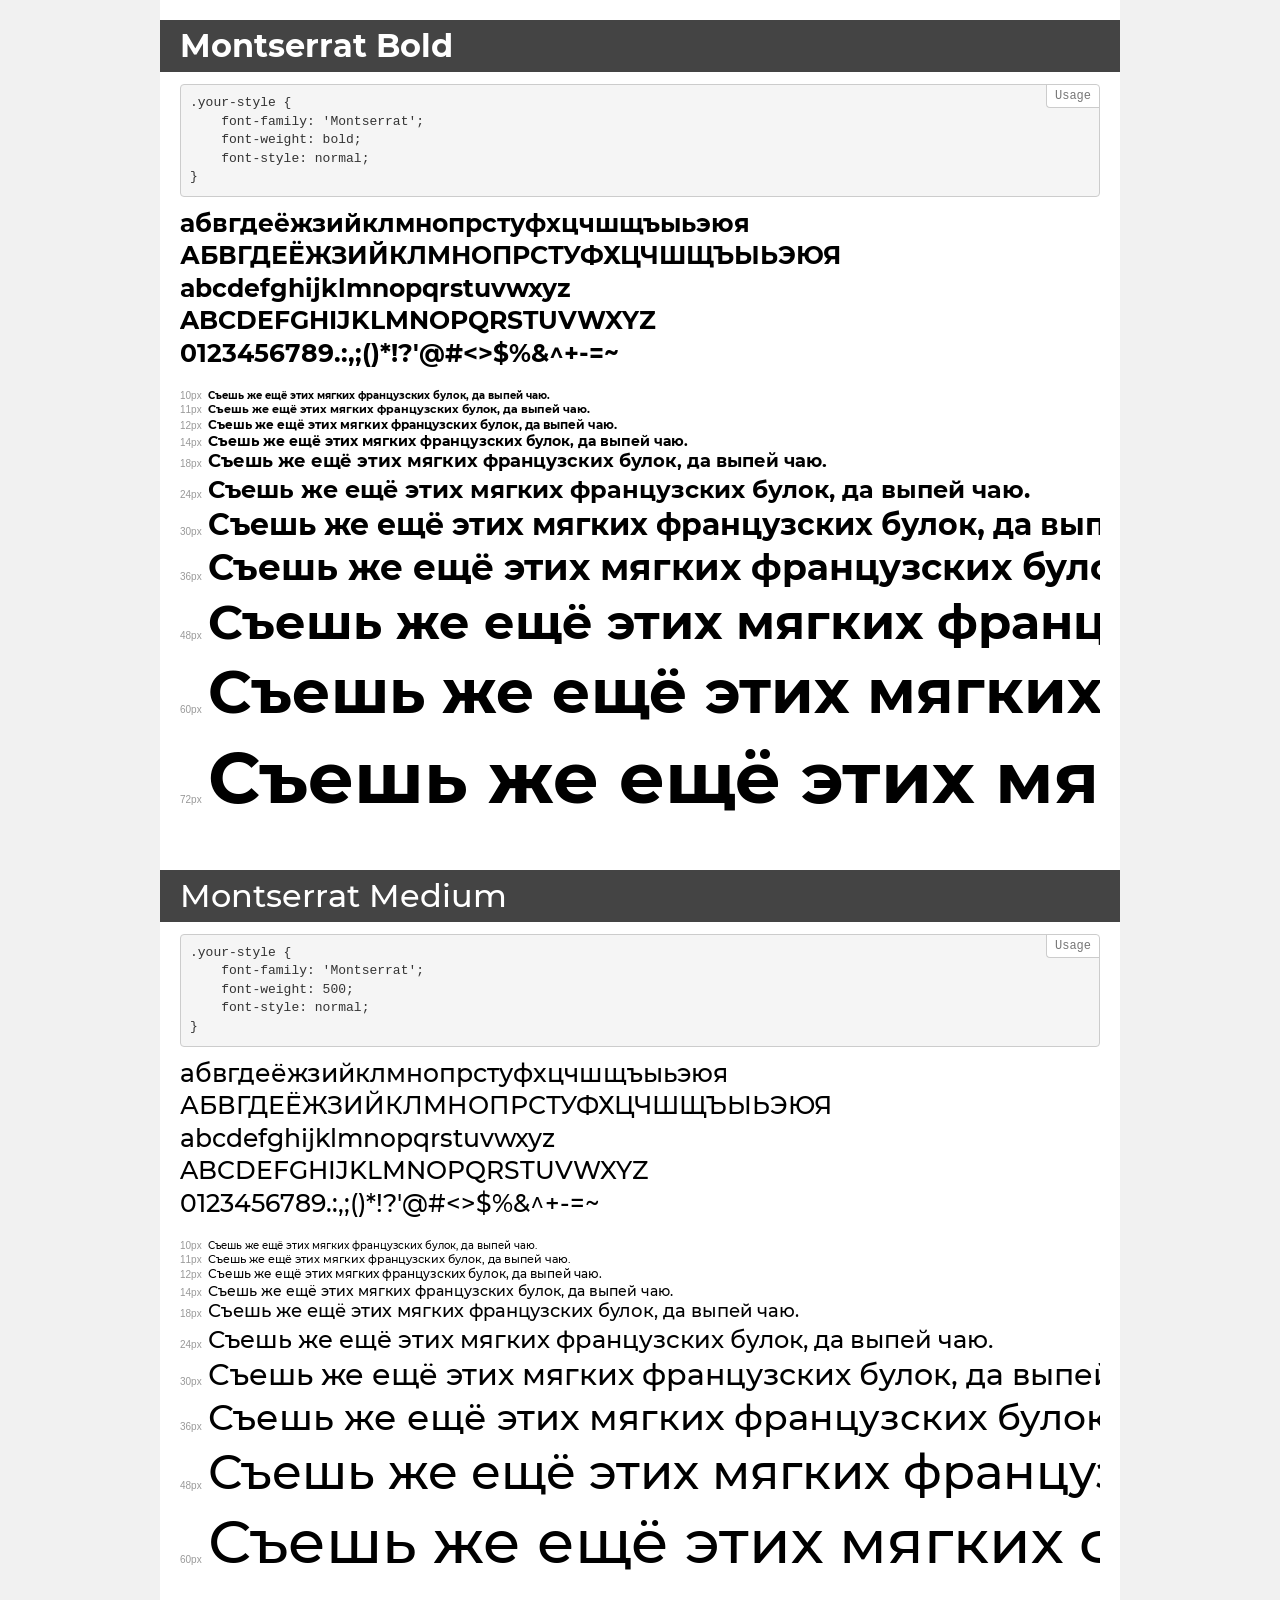
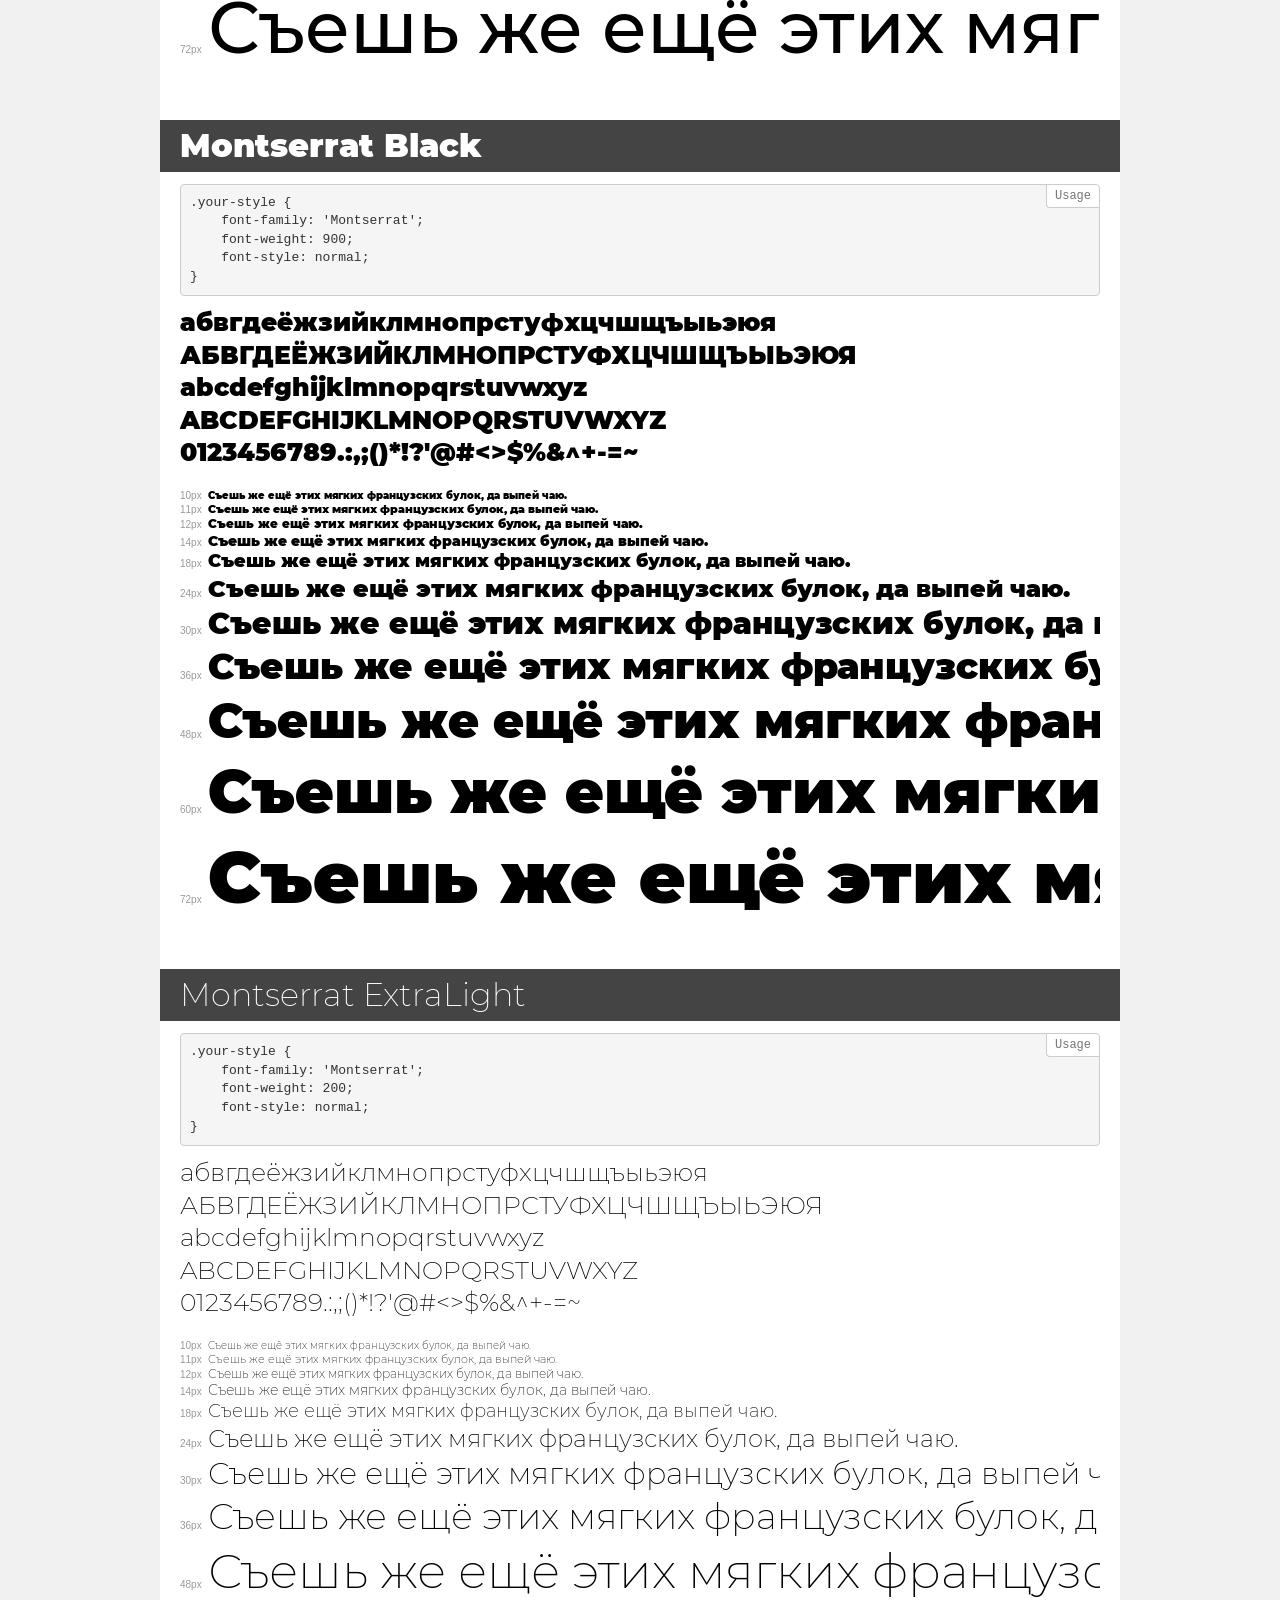
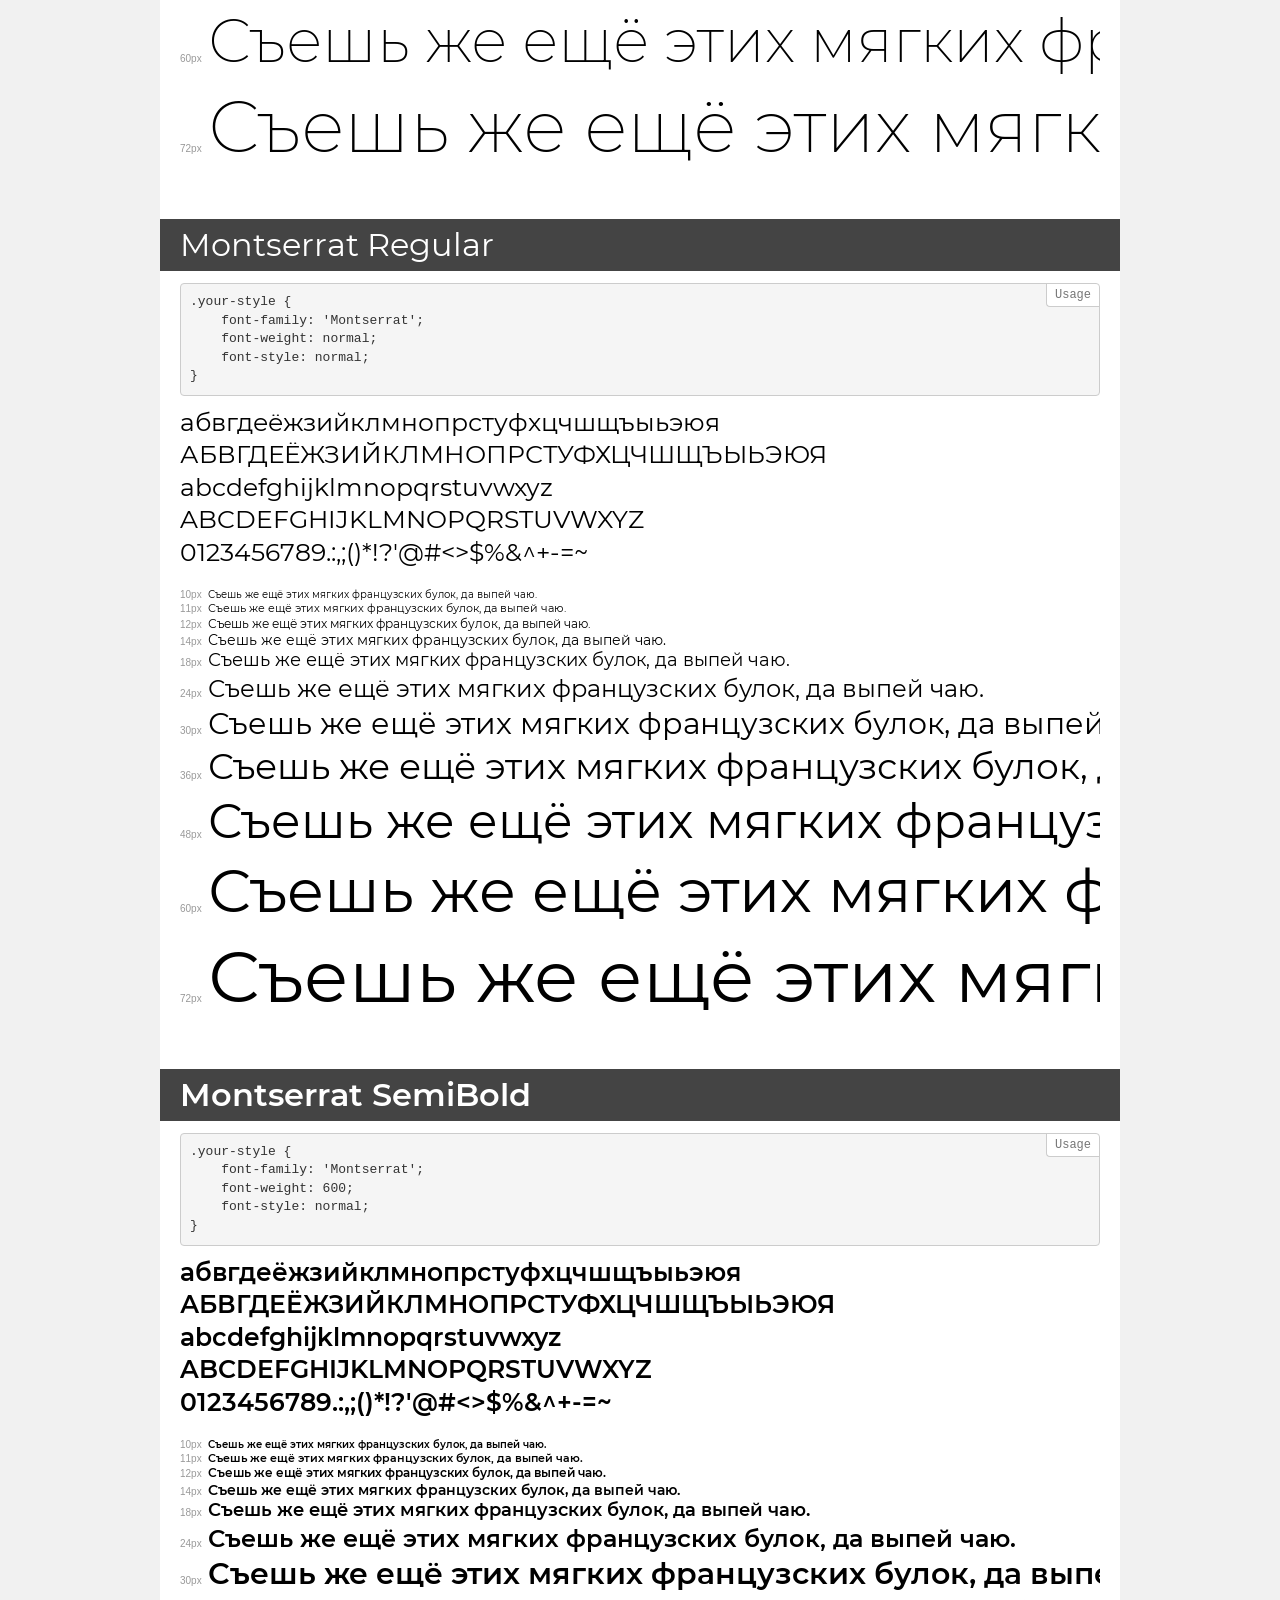
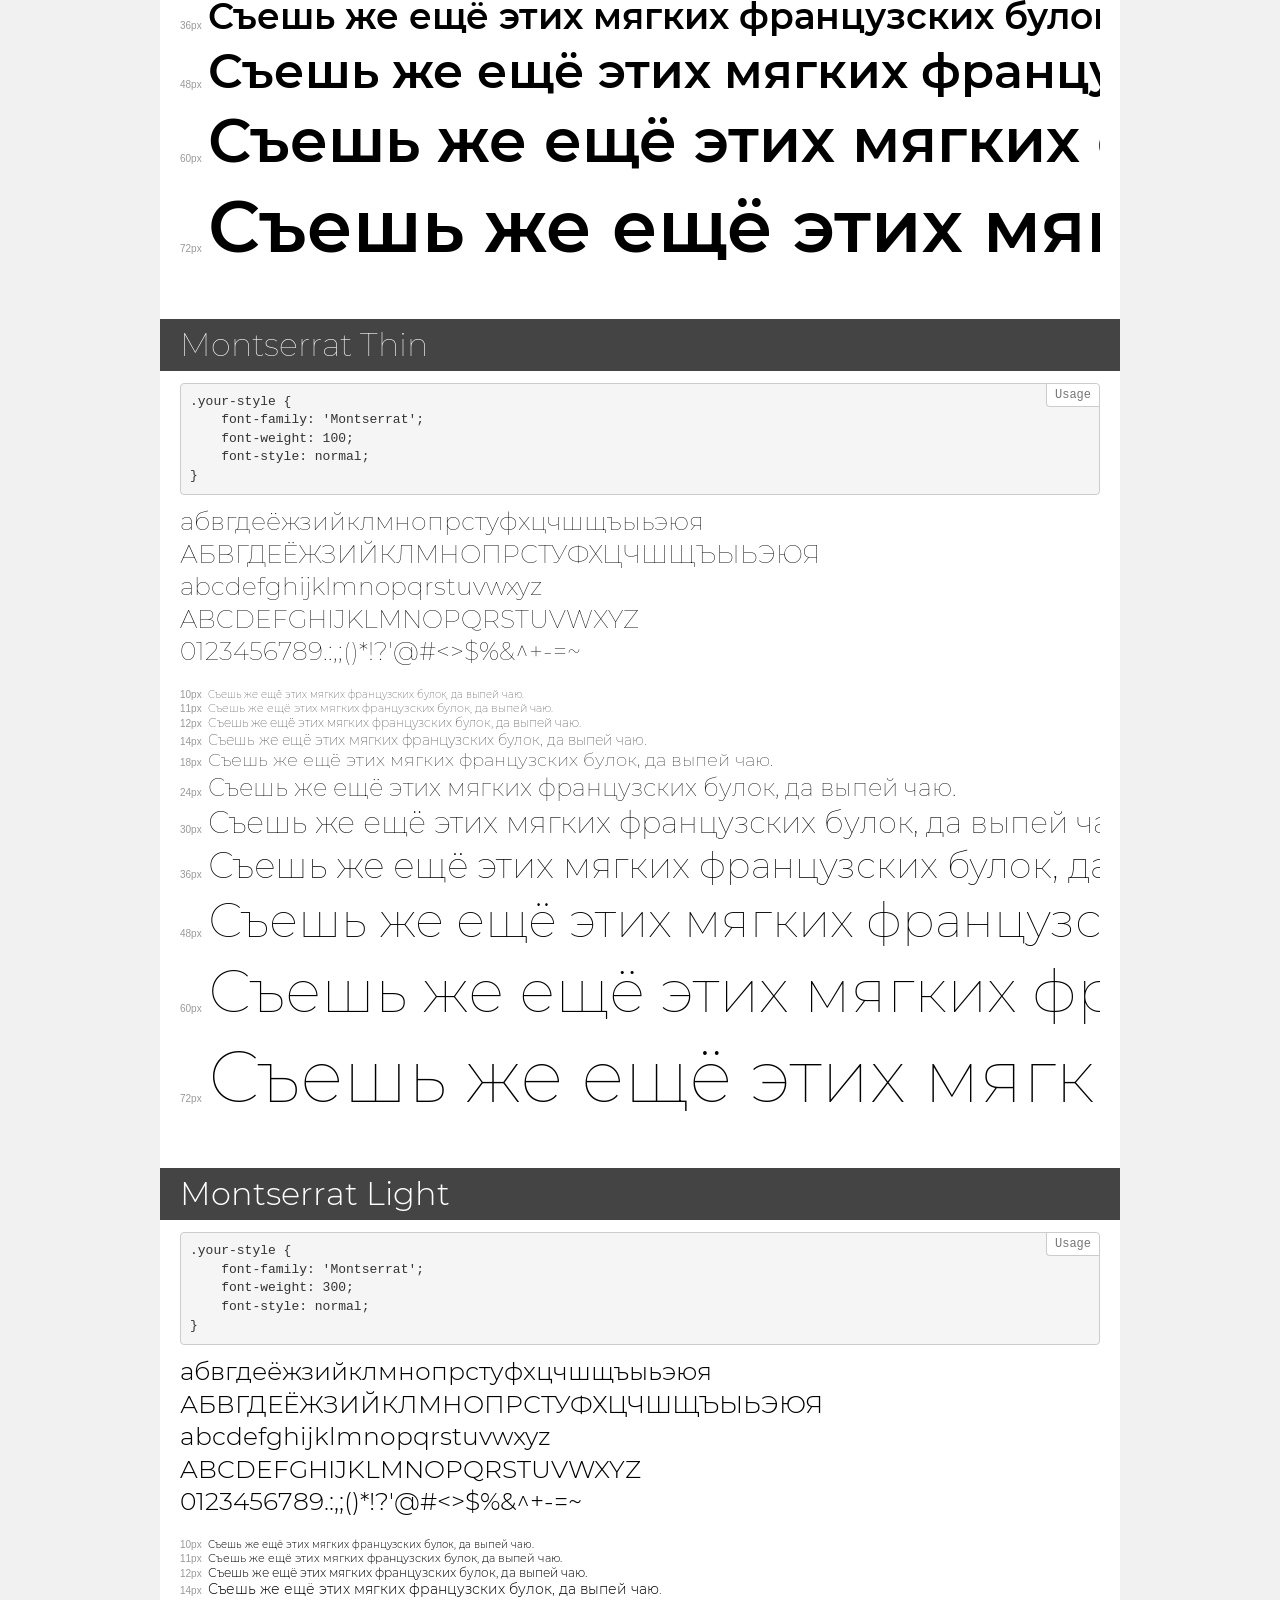
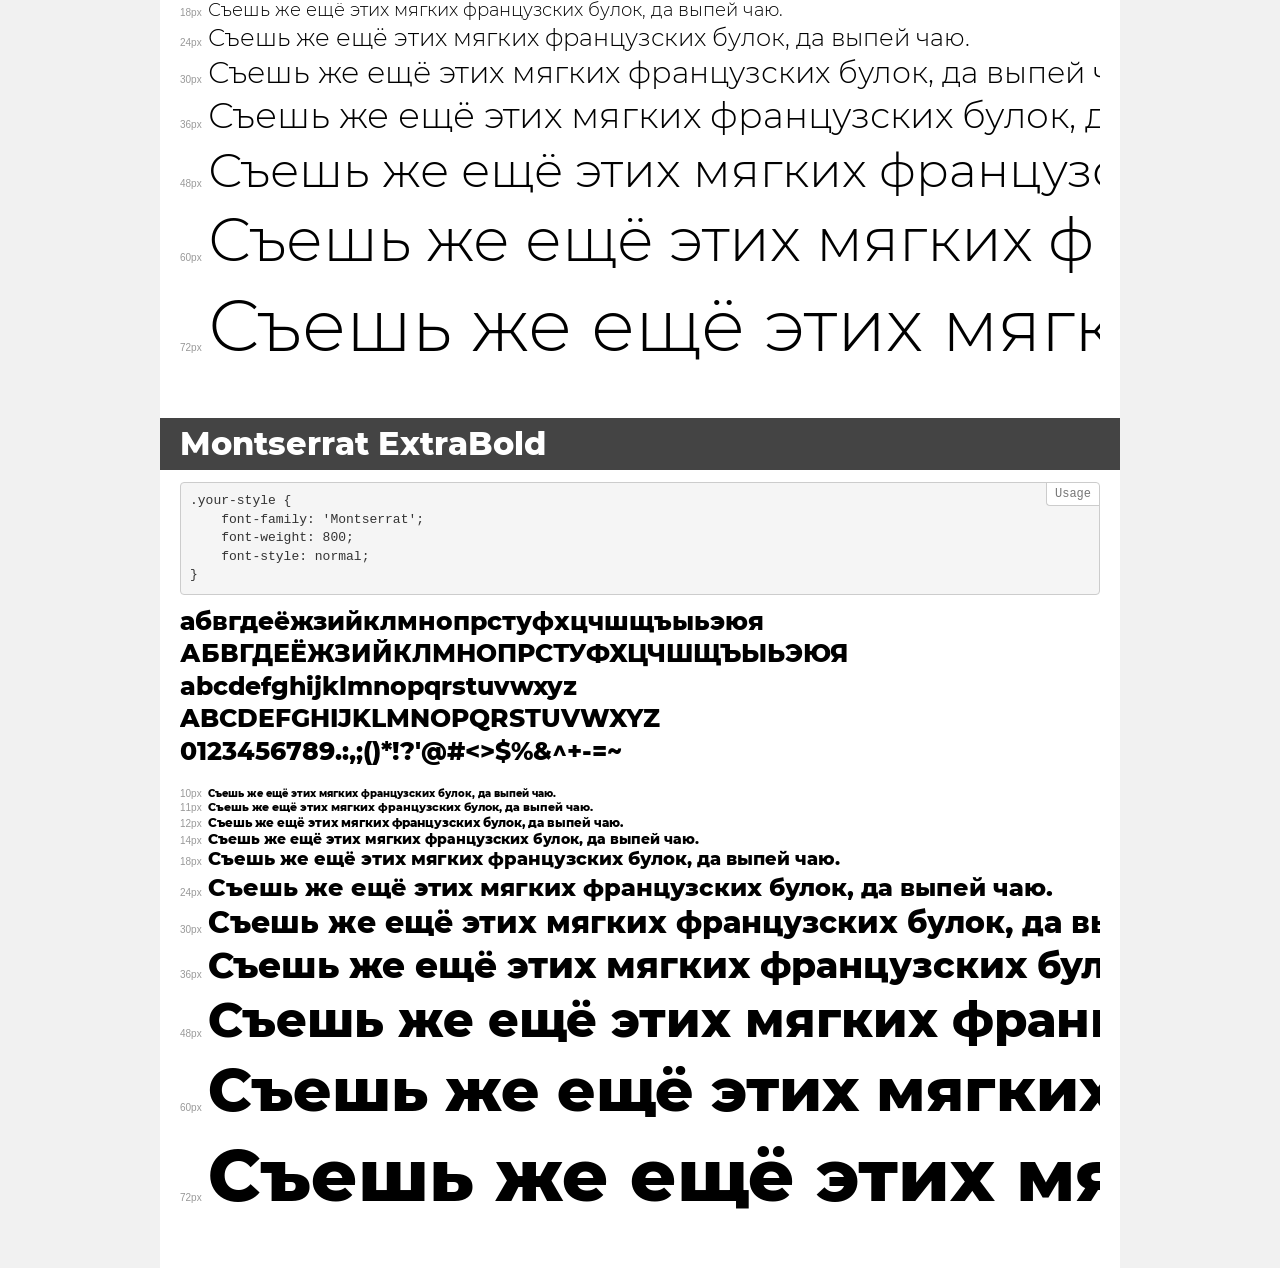
<file: fonts/demo.html>
<!DOCTYPE html>
<html>
<head>
    <meta charset="utf-8">
    <meta http-equiv="X-UA-Compatible" content="IE=edge">
    <meta name="viewport" content="width=device-width, initial-scale=1">
    <meta name="robots" content="noindex, noarchive">
    <meta name="format-detection" content="telephone=no">
    <title>Transfonter demo</title>
    <link href="stylesheet.css" rel="stylesheet">
    <style>
        /*
        http://meyerweb.com/eric/tools/css/reset/
        v2.0 | 20110126
        License: none (public domain)
        */
        html, body, div, span, applet, object, iframe,
        h1, h2, h3, h4, h5, h6, p, blockquote, pre,
        a, abbr, acronym, address, big, cite, code,
        del, dfn, em, img, ins, kbd, q, s, samp,
        small, strike, strong, sub, sup, tt, var,
        b, u, i, center,
        dl, dt, dd, ol, ul, li,
        fieldset, form, label, legend,
        table, caption, tbody, tfoot, thead, tr, th, td,
        article, aside, canvas, details, embed,
        figure, figcaption, footer, header, hgroup,
        menu, nav, output, ruby, section, summary,
        time, mark, audio, video {
            margin: 0;
            padding: 0;
            border: 0;
            font-size: 100%;
            font: inherit;
            vertical-align: baseline;
        }
        /* HTML5 display-role reset for older browsers */
        article, aside, details, figcaption, figure,
        footer, header, hgroup, menu, nav, section {
            display: block;
        }
        body {
            line-height: 1;
        }
        ol, ul {
            list-style: none;
        }
        blockquote, q {
            quotes: none;
        }
        blockquote:before, blockquote:after,
        q:before, q:after {
            content: '';
            content: none;
        }
        table {
            border-collapse: collapse;
            border-spacing: 0;
        }
        /* common styles */
        body {
            background: #f1f1f1;
            color: #000;
        }
        .page {
            background: #fff;
            width: 920px;
            margin: 0 auto;
            padding: 20px 20px 0 20px;
            overflow: hidden;
        }
        .font-container {
            overflow-x: auto;
            overflow-y: hidden;
            margin-bottom: 40px;
            line-height: 1.3;
            white-space: nowrap;
            padding-bottom: 5px;
        }
        h1 {
            position: relative;
            background: #444;
            font-size: 32px;
            color: #fff;
            padding: 10px 20px;
            margin: 0 -20px 12px -20px;
        }
        .letters {
            font-size: 25px;
            margin-bottom: 20px;
        }
        .s10:before {
            content: '10px';
        }
        .s11:before {
            content: '11px';
        }
        .s12:before {
            content: '12px';
        }
        .s14:before {
            content: '14px';
        }
        .s18:before {
            content: '18px';
        }
        .s24:before {
            content: '24px';
        }
        .s30:before {
            content: '30px';
        }
        .s36:before {
            content: '36px';
        }
        .s48:before {
            content: '48px';
        }
        .s60:before {
            content: '60px';
        }
        .s72:before {
            content: '72px';
        }
        .s10:before, .s11:before, .s12:before, .s14:before,
        .s18:before, .s24:before, .s30:before, .s36:before,
        .s48:before, .s60:before, .s72:before {
            font-family: Arial, sans-serif;
            font-size: 10px;
            font-weight: normal;
            font-style: normal;
            color: #999;
            padding-right: 6px;
        }
        pre {
            display: block;
            position: relative;
            padding: 9px;
            margin: 0 0 10px;
            font-family: Monaco, Menlo, Consolas, "Courier New", monospace !important;
            font-size: 13px;
            line-height: 1.428571429;
            color: #333;
            font-weight: normal !important;
            font-style: normal !important;
            background-color: #f5f5f5;
            border: 1px solid #ccc;
            overflow-x: auto;
            border-radius: 4px;
        }
        pre:after {
            display: block;
            position: absolute;
            right: 0;
            top: 0;
            content: 'Usage';
            line-height: 1;
            padding: 5px 8px;
            font-size: 12px;
            color: #767676;
            background-color: #fff;
            border: 1px solid #ccc;
            border-right: none;
            border-top: none;
            border-radius: 0 4px 0 4px;
            z-index: 10;
        }
        /* responsive */
        @media (max-width: 959px) {
            .page {
                width: auto;
                margin: 0;
            }
        }
    </style>
</head>
<body>
<div class="page">
    <div class="demo" style="font-family: 'Montserrat'; font-weight: bold; font-style: normal;">
        <h1>Montserrat Bold</h1>
        <pre>.your-style {
    font-family: 'Montserrat';
    font-weight: bold;
    font-style: normal;
}</pre>
        <div class="font-container">
            <p class="letters">
                абвгдеёжзийклмнопрстуфхцчшщъыьэюя<br>
АБВГДЕЁЖЗИЙКЛМНОПРСТУФХЦЧШЩЪЫЬЭЮЯ<br>
abcdefghijklmnopqrstuvwxyz<br>
ABCDEFGHIJKLMNOPQRSTUVWXYZ<br>
                0123456789.:,;()*!?'@#<>$%&^+-=~
            </p>
            <p class="s10" style="font-size: 10px;">Съешь же ещё этих мягких французских булок, да выпей чаю.</p>
            <p class="s11" style="font-size: 11px;">Съешь же ещё этих мягких французских булок, да выпей чаю.</p>
            <p class="s12" style="font-size: 12px;">Съешь же ещё этих мягких французских булок, да выпей чаю.</p>
            <p class="s14" style="font-size: 14px;">Съешь же ещё этих мягких французских булок, да выпей чаю.</p>
            <p class="s18" style="font-size: 18px;">Съешь же ещё этих мягких французских булок, да выпей чаю.</p>
            <p class="s24" style="font-size: 24px;">Съешь же ещё этих мягких французских булок, да выпей чаю.</p>
            <p class="s30" style="font-size: 30px;">Съешь же ещё этих мягких французских булок, да выпей чаю.</p>
            <p class="s36" style="font-size: 36px;">Съешь же ещё этих мягких французских булок, да выпей чаю.</p>
            <p class="s48" style="font-size: 48px;">Съешь же ещё этих мягких французских булок, да выпей чаю.</p>
            <p class="s60" style="font-size: 60px;">Съешь же ещё этих мягких французских булок, да выпей чаю.</p>
            <p class="s72" style="font-size: 72px;">Съешь же ещё этих мягких французских булок, да выпей чаю.</p>
        </div>
    </div>
    <div class="demo" style="font-family: 'Montserrat'; font-weight: 500; font-style: normal;">
        <h1>Montserrat Medium</h1>
        <pre>.your-style {
    font-family: 'Montserrat';
    font-weight: 500;
    font-style: normal;
}</pre>
        <div class="font-container">
            <p class="letters">
                абвгдеёжзийклмнопрстуфхцчшщъыьэюя<br>
АБВГДЕЁЖЗИЙКЛМНОПРСТУФХЦЧШЩЪЫЬЭЮЯ<br>
abcdefghijklmnopqrstuvwxyz<br>
ABCDEFGHIJKLMNOPQRSTUVWXYZ<br>
                0123456789.:,;()*!?'@#<>$%&^+-=~
            </p>
            <p class="s10" style="font-size: 10px;">Съешь же ещё этих мягких французских булок, да выпей чаю.</p>
            <p class="s11" style="font-size: 11px;">Съешь же ещё этих мягких французских булок, да выпей чаю.</p>
            <p class="s12" style="font-size: 12px;">Съешь же ещё этих мягких французских булок, да выпей чаю.</p>
            <p class="s14" style="font-size: 14px;">Съешь же ещё этих мягких французских булок, да выпей чаю.</p>
            <p class="s18" style="font-size: 18px;">Съешь же ещё этих мягких французских булок, да выпей чаю.</p>
            <p class="s24" style="font-size: 24px;">Съешь же ещё этих мягких французских булок, да выпей чаю.</p>
            <p class="s30" style="font-size: 30px;">Съешь же ещё этих мягких французских булок, да выпей чаю.</p>
            <p class="s36" style="font-size: 36px;">Съешь же ещё этих мягких французских булок, да выпей чаю.</p>
            <p class="s48" style="font-size: 48px;">Съешь же ещё этих мягких французских булок, да выпей чаю.</p>
            <p class="s60" style="font-size: 60px;">Съешь же ещё этих мягких французских булок, да выпей чаю.</p>
            <p class="s72" style="font-size: 72px;">Съешь же ещё этих мягких французских булок, да выпей чаю.</p>
        </div>
    </div>
    <div class="demo" style="font-family: 'Montserrat'; font-weight: 900; font-style: normal;">
        <h1>Montserrat Black</h1>
        <pre>.your-style {
    font-family: 'Montserrat';
    font-weight: 900;
    font-style: normal;
}</pre>
        <div class="font-container">
            <p class="letters">
                абвгдеёжзийклмнопрстуфхцчшщъыьэюя<br>
АБВГДЕЁЖЗИЙКЛМНОПРСТУФХЦЧШЩЪЫЬЭЮЯ<br>
abcdefghijklmnopqrstuvwxyz<br>
ABCDEFGHIJKLMNOPQRSTUVWXYZ<br>
                0123456789.:,;()*!?'@#<>$%&^+-=~
            </p>
            <p class="s10" style="font-size: 10px;">Съешь же ещё этих мягких французских булок, да выпей чаю.</p>
            <p class="s11" style="font-size: 11px;">Съешь же ещё этих мягких французских булок, да выпей чаю.</p>
            <p class="s12" style="font-size: 12px;">Съешь же ещё этих мягких французских булок, да выпей чаю.</p>
            <p class="s14" style="font-size: 14px;">Съешь же ещё этих мягких французских булок, да выпей чаю.</p>
            <p class="s18" style="font-size: 18px;">Съешь же ещё этих мягких французских булок, да выпей чаю.</p>
            <p class="s24" style="font-size: 24px;">Съешь же ещё этих мягких французских булок, да выпей чаю.</p>
            <p class="s30" style="font-size: 30px;">Съешь же ещё этих мягких французских булок, да выпей чаю.</p>
            <p class="s36" style="font-size: 36px;">Съешь же ещё этих мягких французских булок, да выпей чаю.</p>
            <p class="s48" style="font-size: 48px;">Съешь же ещё этих мягких французских булок, да выпей чаю.</p>
            <p class="s60" style="font-size: 60px;">Съешь же ещё этих мягких французских булок, да выпей чаю.</p>
            <p class="s72" style="font-size: 72px;">Съешь же ещё этих мягких французских булок, да выпей чаю.</p>
        </div>
    </div>
    <div class="demo" style="font-family: 'Montserrat'; font-weight: 200; font-style: normal;">
        <h1>Montserrat ExtraLight</h1>
        <pre>.your-style {
    font-family: 'Montserrat';
    font-weight: 200;
    font-style: normal;
}</pre>
        <div class="font-container">
            <p class="letters">
                абвгдеёжзийклмнопрстуфхцчшщъыьэюя<br>
АБВГДЕЁЖЗИЙКЛМНОПРСТУФХЦЧШЩЪЫЬЭЮЯ<br>
abcdefghijklmnopqrstuvwxyz<br>
ABCDEFGHIJKLMNOPQRSTUVWXYZ<br>
                0123456789.:,;()*!?'@#<>$%&^+-=~
            </p>
            <p class="s10" style="font-size: 10px;">Съешь же ещё этих мягких французских булок, да выпей чаю.</p>
            <p class="s11" style="font-size: 11px;">Съешь же ещё этих мягких французских булок, да выпей чаю.</p>
            <p class="s12" style="font-size: 12px;">Съешь же ещё этих мягких французских булок, да выпей чаю.</p>
            <p class="s14" style="font-size: 14px;">Съешь же ещё этих мягких французских булок, да выпей чаю.</p>
            <p class="s18" style="font-size: 18px;">Съешь же ещё этих мягких французских булок, да выпей чаю.</p>
            <p class="s24" style="font-size: 24px;">Съешь же ещё этих мягких французских булок, да выпей чаю.</p>
            <p class="s30" style="font-size: 30px;">Съешь же ещё этих мягких французских булок, да выпей чаю.</p>
            <p class="s36" style="font-size: 36px;">Съешь же ещё этих мягких французских булок, да выпей чаю.</p>
            <p class="s48" style="font-size: 48px;">Съешь же ещё этих мягких французских булок, да выпей чаю.</p>
            <p class="s60" style="font-size: 60px;">Съешь же ещё этих мягких французских булок, да выпей чаю.</p>
            <p class="s72" style="font-size: 72px;">Съешь же ещё этих мягких французских булок, да выпей чаю.</p>
        </div>
    </div>
    <div class="demo" style="font-family: 'Montserrat'; font-weight: normal; font-style: normal;">
        <h1>Montserrat Regular</h1>
        <pre>.your-style {
    font-family: 'Montserrat';
    font-weight: normal;
    font-style: normal;
}</pre>
        <div class="font-container">
            <p class="letters">
                абвгдеёжзийклмнопрстуфхцчшщъыьэюя<br>
АБВГДЕЁЖЗИЙКЛМНОПРСТУФХЦЧШЩЪЫЬЭЮЯ<br>
abcdefghijklmnopqrstuvwxyz<br>
ABCDEFGHIJKLMNOPQRSTUVWXYZ<br>
                0123456789.:,;()*!?'@#<>$%&^+-=~
            </p>
            <p class="s10" style="font-size: 10px;">Съешь же ещё этих мягких французских булок, да выпей чаю.</p>
            <p class="s11" style="font-size: 11px;">Съешь же ещё этих мягких французских булок, да выпей чаю.</p>
            <p class="s12" style="font-size: 12px;">Съешь же ещё этих мягких французских булок, да выпей чаю.</p>
            <p class="s14" style="font-size: 14px;">Съешь же ещё этих мягких французских булок, да выпей чаю.</p>
            <p class="s18" style="font-size: 18px;">Съешь же ещё этих мягких французских булок, да выпей чаю.</p>
            <p class="s24" style="font-size: 24px;">Съешь же ещё этих мягких французских булок, да выпей чаю.</p>
            <p class="s30" style="font-size: 30px;">Съешь же ещё этих мягких французских булок, да выпей чаю.</p>
            <p class="s36" style="font-size: 36px;">Съешь же ещё этих мягких французских булок, да выпей чаю.</p>
            <p class="s48" style="font-size: 48px;">Съешь же ещё этих мягких французских булок, да выпей чаю.</p>
            <p class="s60" style="font-size: 60px;">Съешь же ещё этих мягких французских булок, да выпей чаю.</p>
            <p class="s72" style="font-size: 72px;">Съешь же ещё этих мягких французских булок, да выпей чаю.</p>
        </div>
    </div>
    <div class="demo" style="font-family: 'Montserrat'; font-weight: 600; font-style: normal;">
        <h1>Montserrat SemiBold</h1>
        <pre>.your-style {
    font-family: 'Montserrat';
    font-weight: 600;
    font-style: normal;
}</pre>
        <div class="font-container">
            <p class="letters">
                абвгдеёжзийклмнопрстуфхцчшщъыьэюя<br>
АБВГДЕЁЖЗИЙКЛМНОПРСТУФХЦЧШЩЪЫЬЭЮЯ<br>
abcdefghijklmnopqrstuvwxyz<br>
ABCDEFGHIJKLMNOPQRSTUVWXYZ<br>
                0123456789.:,;()*!?'@#<>$%&^+-=~
            </p>
            <p class="s10" style="font-size: 10px;">Съешь же ещё этих мягких французских булок, да выпей чаю.</p>
            <p class="s11" style="font-size: 11px;">Съешь же ещё этих мягких французских булок, да выпей чаю.</p>
            <p class="s12" style="font-size: 12px;">Съешь же ещё этих мягких французских булок, да выпей чаю.</p>
            <p class="s14" style="font-size: 14px;">Съешь же ещё этих мягких французских булок, да выпей чаю.</p>
            <p class="s18" style="font-size: 18px;">Съешь же ещё этих мягких французских булок, да выпей чаю.</p>
            <p class="s24" style="font-size: 24px;">Съешь же ещё этих мягких французских булок, да выпей чаю.</p>
            <p class="s30" style="font-size: 30px;">Съешь же ещё этих мягких французских булок, да выпей чаю.</p>
            <p class="s36" style="font-size: 36px;">Съешь же ещё этих мягких французских булок, да выпей чаю.</p>
            <p class="s48" style="font-size: 48px;">Съешь же ещё этих мягких французских булок, да выпей чаю.</p>
            <p class="s60" style="font-size: 60px;">Съешь же ещё этих мягких французских булок, да выпей чаю.</p>
            <p class="s72" style="font-size: 72px;">Съешь же ещё этих мягких французских булок, да выпей чаю.</p>
        </div>
    </div>
    <div class="demo" style="font-family: 'Montserrat'; font-weight: 100; font-style: normal;">
        <h1>Montserrat Thin</h1>
        <pre>.your-style {
    font-family: 'Montserrat';
    font-weight: 100;
    font-style: normal;
}</pre>
        <div class="font-container">
            <p class="letters">
                абвгдеёжзийклмнопрстуфхцчшщъыьэюя<br>
АБВГДЕЁЖЗИЙКЛМНОПРСТУФХЦЧШЩЪЫЬЭЮЯ<br>
abcdefghijklmnopqrstuvwxyz<br>
ABCDEFGHIJKLMNOPQRSTUVWXYZ<br>
                0123456789.:,;()*!?'@#<>$%&^+-=~
            </p>
            <p class="s10" style="font-size: 10px;">Съешь же ещё этих мягких французских булок, да выпей чаю.</p>
            <p class="s11" style="font-size: 11px;">Съешь же ещё этих мягких французских булок, да выпей чаю.</p>
            <p class="s12" style="font-size: 12px;">Съешь же ещё этих мягких французских булок, да выпей чаю.</p>
            <p class="s14" style="font-size: 14px;">Съешь же ещё этих мягких французских булок, да выпей чаю.</p>
            <p class="s18" style="font-size: 18px;">Съешь же ещё этих мягких французских булок, да выпей чаю.</p>
            <p class="s24" style="font-size: 24px;">Съешь же ещё этих мягких французских булок, да выпей чаю.</p>
            <p class="s30" style="font-size: 30px;">Съешь же ещё этих мягких французских булок, да выпей чаю.</p>
            <p class="s36" style="font-size: 36px;">Съешь же ещё этих мягких французских булок, да выпей чаю.</p>
            <p class="s48" style="font-size: 48px;">Съешь же ещё этих мягких французских булок, да выпей чаю.</p>
            <p class="s60" style="font-size: 60px;">Съешь же ещё этих мягких французских булок, да выпей чаю.</p>
            <p class="s72" style="font-size: 72px;">Съешь же ещё этих мягких французских булок, да выпей чаю.</p>
        </div>
    </div>
    <div class="demo" style="font-family: 'Montserrat'; font-weight: 300; font-style: normal;">
        <h1>Montserrat Light</h1>
        <pre>.your-style {
    font-family: 'Montserrat';
    font-weight: 300;
    font-style: normal;
}</pre>
        <div class="font-container">
            <p class="letters">
                абвгдеёжзийклмнопрстуфхцчшщъыьэюя<br>
АБВГДЕЁЖЗИЙКЛМНОПРСТУФХЦЧШЩЪЫЬЭЮЯ<br>
abcdefghijklmnopqrstuvwxyz<br>
ABCDEFGHIJKLMNOPQRSTUVWXYZ<br>
                0123456789.:,;()*!?'@#<>$%&^+-=~
            </p>
            <p class="s10" style="font-size: 10px;">Съешь же ещё этих мягких французских булок, да выпей чаю.</p>
            <p class="s11" style="font-size: 11px;">Съешь же ещё этих мягких французских булок, да выпей чаю.</p>
            <p class="s12" style="font-size: 12px;">Съешь же ещё этих мягких французских булок, да выпей чаю.</p>
            <p class="s14" style="font-size: 14px;">Съешь же ещё этих мягких французских булок, да выпей чаю.</p>
            <p class="s18" style="font-size: 18px;">Съешь же ещё этих мягких французских булок, да выпей чаю.</p>
            <p class="s24" style="font-size: 24px;">Съешь же ещё этих мягких французских булок, да выпей чаю.</p>
            <p class="s30" style="font-size: 30px;">Съешь же ещё этих мягких французских булок, да выпей чаю.</p>
            <p class="s36" style="font-size: 36px;">Съешь же ещё этих мягких французских булок, да выпей чаю.</p>
            <p class="s48" style="font-size: 48px;">Съешь же ещё этих мягких французских булок, да выпей чаю.</p>
            <p class="s60" style="font-size: 60px;">Съешь же ещё этих мягких французских булок, да выпей чаю.</p>
            <p class="s72" style="font-size: 72px;">Съешь же ещё этих мягких французских булок, да выпей чаю.</p>
        </div>
    </div>
    <div class="demo" style="font-family: 'Montserrat'; font-weight: 800; font-style: normal;">
        <h1>Montserrat ExtraBold</h1>
        <pre>.your-style {
    font-family: 'Montserrat';
    font-weight: 800;
    font-style: normal;
}</pre>
        <div class="font-container">
            <p class="letters">
                абвгдеёжзийклмнопрстуфхцчшщъыьэюя<br>
АБВГДЕЁЖЗИЙКЛМНОПРСТУФХЦЧШЩЪЫЬЭЮЯ<br>
abcdefghijklmnopqrstuvwxyz<br>
ABCDEFGHIJKLMNOPQRSTUVWXYZ<br>
                0123456789.:,;()*!?'@#<>$%&^+-=~
            </p>
            <p class="s10" style="font-size: 10px;">Съешь же ещё этих мягких французских булок, да выпей чаю.</p>
            <p class="s11" style="font-size: 11px;">Съешь же ещё этих мягких французских булок, да выпей чаю.</p>
            <p class="s12" style="font-size: 12px;">Съешь же ещё этих мягких французских булок, да выпей чаю.</p>
            <p class="s14" style="font-size: 14px;">Съешь же ещё этих мягких французских булок, да выпей чаю.</p>
            <p class="s18" style="font-size: 18px;">Съешь же ещё этих мягких французских булок, да выпей чаю.</p>
            <p class="s24" style="font-size: 24px;">Съешь же ещё этих мягких французских булок, да выпей чаю.</p>
            <p class="s30" style="font-size: 30px;">Съешь же ещё этих мягких французских булок, да выпей чаю.</p>
            <p class="s36" style="font-size: 36px;">Съешь же ещё этих мягких французских булок, да выпей чаю.</p>
            <p class="s48" style="font-size: 48px;">Съешь же ещё этих мягких французских булок, да выпей чаю.</p>
            <p class="s60" style="font-size: 60px;">Съешь же ещё этих мягких французских булок, да выпей чаю.</p>
            <p class="s72" style="font-size: 72px;">Съешь же ещё этих мягких французских булок, да выпей чаю.</p>
        </div>
    </div>
</div>
</body>
</html>
</file>
<file: fonts/stylesheet.css>
@font-face {
    font-family: 'Montserrat';
    src: url('Montserrat-Bold.eot');
    src: url('Montserrat-Bold.eot?#iefix') format('embedded-opentype'),
        url('Montserrat-Bold.woff2') format('woff2'),
        url('Montserrat-Bold.woff') format('woff'),
        url('Montserrat-Bold.ttf') format('truetype'),
        url('Montserrat-Bold.svg#Montserrat-Bold') format('svg');
    font-weight: bold;
    font-style: normal;
}

@font-face {
    font-family: 'Montserrat';
    src: url('Montserrat-Medium.eot');
    src: url('Montserrat-Medium.eot?#iefix') format('embedded-opentype'),
        url('Montserrat-Medium.woff2') format('woff2'),
        url('Montserrat-Medium.woff') format('woff'),
        url('Montserrat-Medium.ttf') format('truetype'),
        url('Montserrat-Medium.svg#Montserrat-Medium') format('svg');
    font-weight: 500;
    font-style: normal;
}

@font-face {
    font-family: 'Montserrat';
    src: url('Montserrat-Black.eot');
    src: url('Montserrat-Black.eot?#iefix') format('embedded-opentype'),
        url('Montserrat-Black.woff2') format('woff2'),
        url('Montserrat-Black.woff') format('woff'),
        url('Montserrat-Black.ttf') format('truetype'),
        url('Montserrat-Black.svg#Montserrat-Black') format('svg');
    font-weight: 900;
    font-style: normal;
}

@font-face {
    font-family: 'Montserrat';
    src: url('Montserrat-ExtraLight.eot');
    src: url('Montserrat-ExtraLight.eot?#iefix') format('embedded-opentype'),
        url('Montserrat-ExtraLight.woff2') format('woff2'),
        url('Montserrat-ExtraLight.woff') format('woff'),
        url('Montserrat-ExtraLight.ttf') format('truetype'),
        url('Montserrat-ExtraLight.svg#Montserrat-ExtraLight') format('svg');
    font-weight: 200;
    font-style: normal;
}

@font-face {
    font-family: 'Montserrat';
    src: url('Montserrat-Regular.eot');
    src: url('Montserrat-Regular.eot?#iefix') format('embedded-opentype'),
        url('Montserrat-Regular.woff2') format('woff2'),
        url('Montserrat-Regular.woff') format('woff'),
        url('Montserrat-Regular.ttf') format('truetype'),
        url('Montserrat-Regular.svg#Montserrat-Regular') format('svg');
    font-weight: normal;
    font-style: normal;
}

@font-face {
    font-family: 'Montserrat';
    src: url('Montserrat-SemiBold.eot');
    src: url('Montserrat-SemiBold.eot?#iefix') format('embedded-opentype'),
        url('Montserrat-SemiBold.woff2') format('woff2'),
        url('Montserrat-SemiBold.woff') format('woff'),
        url('Montserrat-SemiBold.ttf') format('truetype'),
        url('Montserrat-SemiBold.svg#Montserrat-SemiBold') format('svg');
    font-weight: 600;
    font-style: normal;
}

@font-face {
    font-family: 'Montserrat';
    src: url('Montserrat-Thin.eot');
    src: url('Montserrat-Thin.eot?#iefix') format('embedded-opentype'),
        url('Montserrat-Thin.woff2') format('woff2'),
        url('Montserrat-Thin.woff') format('woff'),
        url('Montserrat-Thin.ttf') format('truetype'),
        url('Montserrat-Thin.svg#Montserrat-Thin') format('svg');
    font-weight: 100;
    font-style: normal;
}

@font-face {
    font-family: 'Montserrat';
    src: url('Montserrat-Light.eot');
    src: url('Montserrat-Light.eot?#iefix') format('embedded-opentype'),
        url('Montserrat-Light.woff2') format('woff2'),
        url('Montserrat-Light.woff') format('woff'),
        url('Montserrat-Light.ttf') format('truetype'),
        url('Montserrat-Light.svg#Montserrat-Light') format('svg');
    font-weight: 300;
    font-style: normal;
}

@font-face {
    font-family: 'Montserrat';
    src: url('Montserrat-ExtraBold.eot');
    src: url('Montserrat-ExtraBold.eot?#iefix') format('embedded-opentype'),
        url('Montserrat-ExtraBold.woff2') format('woff2'),
        url('Montserrat-ExtraBold.woff') format('woff'),
        url('Montserrat-ExtraBold.ttf') format('truetype'),
        url('Montserrat-ExtraBold.svg#Montserrat-ExtraBold') format('svg');
    font-weight: 800;
    font-style: normal;
}
</file>
